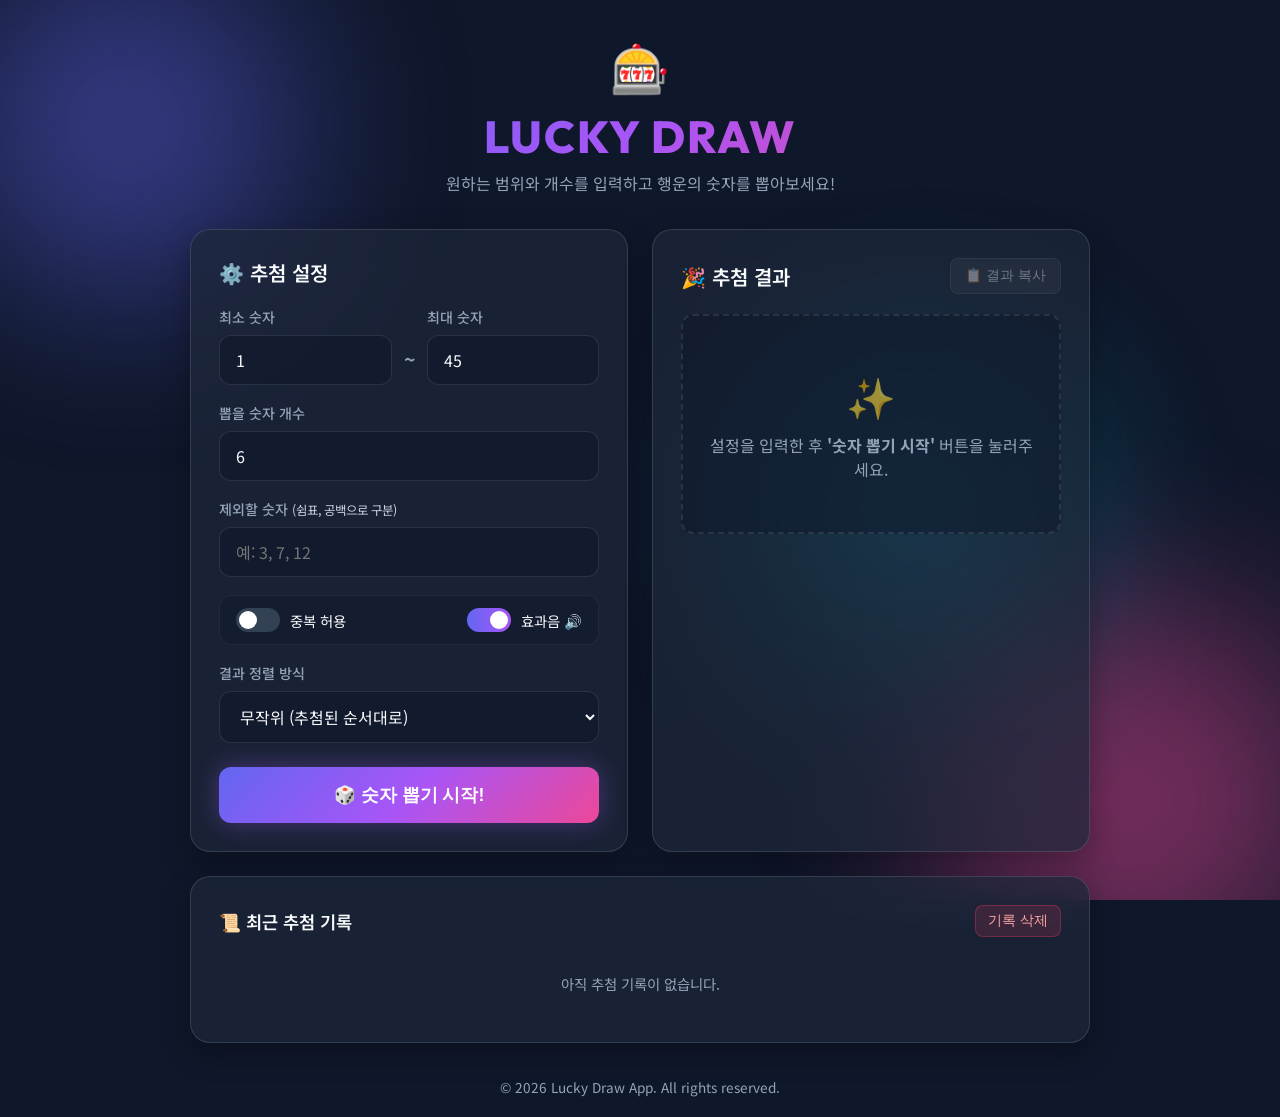
<file: index.html>
<!DOCTYPE html>
<html lang="ko">
<head>
    <meta charset="UTF-8">
    <meta name="viewport" content="width=device-width, initial-scale=1.0">
    <meta name="description" content="원하는 범위와 개수를 지정하여 무작위 숫자를 추첨하는 화려한 고성능 웹 서비스입니다.">
    <title>럭키 드로우 - 무작위 숫자 뽑기</title>
    <!-- 구글 폰트 적용 (Outfit, Noto Sans KR) -->
    <link rel="preconnect" href="https://fonts.googleapis.com">
    <link rel="preconnect" href="https://fonts.gstatic.com" crossorigin>
    <link href="https://fonts.googleapis.com/css2?family=Noto+Sans+KR:wght@300;400;600;800&family=Outfit:wght@400;600;800&display=swap" rel="stylesheet">
    <!-- 스타일시트 연결 -->
    <link rel="stylesheet" href="style.css">
</head>
<body>
    <div class="background-globes">
        <!-- 배경의 은은한 네온 애니메이션 구체들 -->
        <div class="globe globe-1"></div>
        <div class="globe globe-2"></div>
        <div class="globe globe-3"></div>
    </div>

    <div class="app-container">
        <!-- 헤더 영역 -->
        <header class="app-header">
            <div class="logo-icon">🎰</div>
            <h1 class="app-title">LUCKY DRAW</h1>
            <p class="app-subtitle">원하는 범위와 개수를 입력하고 행운의 숫자를 뽑아보세요!</p>
        </header>

        <!-- 메인 콘텐츠 영역 -->
        <main class="main-content">
            <!-- 설정 카드 패널 -->
            <section class="card config-card">
                <h2 class="card-title">⚙️ 추첨 설정</h2>

                <form id="drawForm" onsubmit="return false;">
                    <!-- 범위 입력 (최소값 ~ 최대값) -->
                    <div class="input-group-row">
                        <div class="input-field">
                            <label for="minNum">최소 숫자</label>
                            <input type="number" id="minNum" value="1" placeholder="예: 1" required>
                        </div>
                        <div class="range-separator">~</div>
                        <div class="input-field">
                            <label for="maxNum">최대 숫자</label>
                            <input type="number" id="maxNum" value="45" placeholder="예: 45" required>
                        </div>
                    </div>

                    <!-- 뽑을 개수 입력 -->
                    <div class="input-field margin-top">
                        <label for="countNum">뽑을 숫자 개수</label>
                        <input type="number" id="countNum" value="6" min="1" placeholder="예: 6" required>
                    </div>

                    <!-- 제외할 숫자 입력 (신규 추가) -->
                    <div class="input-field margin-top">
                        <label for="excludeNums">
                            제외할 숫자 <span class="label-tip">(쉼표, 공백으로 구분)</span>
                        </label>
                        <input type="text" id="excludeNums" placeholder="예: 3, 7, 12">
                    </div>

                    <!-- 추가 옵션 설정 -->
                    <div class="options-grid margin-top">
                        <!-- 중복 허용 여부 -->
                        <div class="option-item">
                            <label class="toggle-switch">
                                <input type="checkbox" id="allowDuplicates">
                                <span class="slider"></span>
                            </label>
                            <span class="option-label">중복 허용</span>
                        </div>

                        <!-- 효과음 켜기/끄기 -->
                        <div class="option-item">
                            <label class="toggle-switch">
                                <input type="checkbox" id="soundToggle" checked>
                                <span class="slider"></span>
                            </label>
                            <span class="option-label">효과음 🔊</span>
                        </div>
                    </div>

                    <!-- 정렬 옵션 -->
                    <div class="input-field margin-top">
                        <label for="sortOrder">결과 정렬 방식</label>
                        <select id="sortOrder">
                            <option value="none">무작위 (추첨된 순서대로)</option>
                            <option value="asc">오름차순 (작은 숫자부터)</option>
                            <option value="desc">내림차순 (큰 숫자부터)</option>
                        </select>
                    </div>

                    <!-- 추첨 버튼 -->
                    <button type="button" id="drawBtn" class="primary-btn">
                        <span class="btn-text">🎲 숫자 뽑기 시작!</span>
                    </button>
                </form>
            </section>

            <!-- 결과 및 디스플레이 카드 패널 -->
            <section class="card result-card">
                <div class="result-header">
                    <h2 class="card-title">🎉 추첨 결과</h2>
                    <button id="copyBtn" class="secondary-btn small-btn" disabled>
                        📋 결과 복사
                    </button>
                </div>

                <!-- 숫자가 등장할 디스플레이 공간 -->
                <div id="resultDisplay" class="result-display">
                    <div class="placeholder-text">
                        <span class="placeholder-icon">✨</span>
                        <p>설정을 입력한 후 <strong>'숫자 뽑기 시작'</strong> 버튼을 눌러주세요.</p>
                    </div>
                </div>
            </section>
        </main>

        <!-- 히스토리 영역 -->
        <section class="card history-card">
            <div class="history-header">
                <h3 class="history-title">📜 최근 추첨 기록</h3>
                <button id="clearHistoryBtn" class="danger-btn small-btn">기록 삭제</button>
            </div>
            <ul id="historyList" class="history-list">
                <li class="empty-history">아직 추첨 기록이 없습니다.</li>
            </ul>
        </section>

        <!-- 푸터 -->
        <footer class="app-footer">
            <p>© 2026 Lucky Draw App. All rights reserved.</p>
        </footer>
    </div>

    <!-- 자바스크립트 연결 -->
    <script src="app.js"></script>
</body>
</html>
</file>
<file: style.css>
/* ==========================================================================
   [글로벌 스타일 및 변수 정의]
   비브런트 다크 모드 & 글래스모피즘(Glassmorphism) 스타일시트
   ========================================================================== */

:root {
    /* 색상 테마 변수 */
    --bg-dark: #0f172a;
    --card-bg: rgba(30, 41, 59, 0.7);
    --card-border: rgba(255, 255, 255, 0.12);
    
    --primary-gradient: linear-gradient(135deg, #6366f1 0%, #a855f7 50%, #ec4899 100%);
    --primary-hover: linear-gradient(135deg, #4f46e5 0%, #9333ea 50%, #db2777 100%);
    
    --accent-cyan: #06b6d4;
    --accent-emerald: #10b981;
    --accent-amber: #f59e0b;
    --accent-rose: #f43f5e;
    
    --text-main: #f8fafc;
    --text-muted: #94a3b8;
    
    --radius-lg: 20px;
    --radius-md: 12px;
    --radius-sm: 8px;
    
    --shadow-glow: 0 0 25px rgba(168, 85, 247, 0.35);
    --transition-fast: 0.2s cubic-bezier(0.4, 0, 0.2, 1);
    --transition-bounce: 0.5s cubic-bezier(0.34, 1.56, 0.64, 1);
}

/* 기본 리셋 */
* {
    margin: 0;
    padding: 0;
    box-sizing: border-box;
}

body {
    font-family: 'Noto Sans KR', 'Outfit', sans-serif;
    background-color: var(--bg-dark);
    color: var(--text-main);
    min-height: 100vh;
    display: flex;
    justify-content: center;
    align-items: center;
    position: relative;
    overflow-x: hidden;
    padding: 20px;
}

/* 배경 오로라 구체 애니메이션 */
.background-globes {
    position: fixed;
    top: 0;
    left: 0;
    width: 100vw;
    height: 100vh;
    z-index: -1;
    overflow: hidden;
    pointer-events: none;
}

.globe {
    position: absolute;
    border-radius: 50%;
    filter: blur(90px);
    opacity: 0.45;
    animation: floatGlobe 12s infinite alternate ease-in-out;
}

.globe-1 {
    width: 350px;
    height: 350px;
    background: #6366f1;
    top: -50px;
    left: -50px;
}

.globe-2 {
    width: 400px;
    height: 400px;
    background: #ec4899;
    bottom: -100px;
    right: -50px;
    animation-delay: -4s;
}

.globe-3 {
    width: 300px;
    height: 300px;
    background: #06b6d4;
    top: 40%;
    left: 60%;
    animation-delay: -8s;
}

@keyframes floatGlobe {
    0% { transform: translate(0, 0) scale(1); }
    100% { transform: translate(60px, 40px) scale(1.15); }
}

/* 메인 레이아웃 컨테이너 */
.app-container {
    width: 100%;
    max-width: 900px;
    display: flex;
    flex-direction: column;
    gap: 24px;
}

/* 헤더 스타일 */
.app-header {
    text-align: center;
    padding: 10px 0;
}

.logo-icon {
    font-size: 3rem;
    margin-bottom: 8px;
    display: inline-block;
    animation: pulse 2s infinite ease-in-out;
}

@keyframes pulse {
    0%, 100% { transform: scale(1); }
    50% { transform: scale(1.1); }
}

.app-title {
    font-family: 'Outfit', sans-serif;
    font-size: 2.8rem;
    font-weight: 800;
    background: var(--primary-gradient);
    -webkit-background-clip: text;
    -webkit-text-fill-color: transparent;
    letter-spacing: 2px;
}

.app-subtitle {
    color: var(--text-muted);
    font-size: 1rem;
    margin-top: 6px;
}

/* 글래스모피즘 카드 디자인 */
.card {
    background: var(--card-bg);
    backdrop-filter: blur(16px);
    -webkit-backdrop-filter: blur(16px);
    border: 1px solid var(--card-border);
    border-radius: var(--radius-lg);
    padding: 28px;
    box-shadow: 0 10px 30px rgba(0, 0, 0, 0.3);
}

/* 메인 2열 그리드 배치 */
.main-content {
    display: grid;
    grid-template-columns: 1fr 1fr;
    gap: 24px;
}

@media (max-width: 768px) {
    .main-content {
        grid-template-columns: 1fr;
    }
}

.card-title {
    font-size: 1.25rem;
    font-weight: 600;
    margin-bottom: 20px;
    color: var(--text-main);
}

/* 입력 폼 요소 스타일 */
.input-group-row {
    display: flex;
    align-items: flex-end;
    gap: 12px;
}

.range-separator {
    color: var(--text-muted);
    font-size: 1.2rem;
    font-weight: bold;
    padding-bottom: 12px;
}

.input-field {
    display: flex;
    flex-direction: column;
    gap: 8px;
    flex: 1;
}

.margin-top {
    margin-top: 18px;
}

label {
    font-size: 0.88rem;
    color: var(--text-muted);
    font-weight: 500;
}

.label-tip {
    font-size: 0.78rem;
    color: #cbd5e1;
    font-weight: normal;
}

input[type="number"], input[type="text"], select {
    width: 100%;
    padding: 12px 16px;
    background: rgba(15, 23, 42, 0.6);
    border: 1px solid rgba(255, 255, 255, 0.1);
    border-radius: var(--radius-md);
    color: var(--text-main);
    font-size: 1rem;
    font-family: inherit;
    outline: none;
    transition: var(--transition-fast);
}

input[type="number"]:focus, input[type="text"]:focus, select:focus {
    border-color: #a855f7;
    box-shadow: 0 0 12px rgba(168, 85, 247, 0.4);
}

/* 옵션 그리드 & 토글 스위치 */
.options-grid {
    display: flex;
    justify-content: space-between;
    align-items: center;
    background: rgba(15, 23, 42, 0.4);
    padding: 12px 16px;
    border-radius: var(--radius-md);
    border: 1px solid rgba(255, 255, 255, 0.05);
}

.option-item {
    display: flex;
    align-items: center;
    gap: 10px;
}

.option-label {
    font-size: 0.9rem;
    color: var(--text-main);
}

/* 스위치 스타일 */
.toggle-switch {
    position: relative;
    display: inline-block;
    width: 44px;
    height: 24px;
}

.toggle-switch input {
    opacity: 0;
    width: 0;
    height: 0;
}

.slider {
    position: absolute;
    cursor: pointer;
    top: 0; left: 0; right: 0; bottom: 0;
    background-color: #334155;
    transition: var(--transition-fast);
    border-radius: 24px;
}

.slider:before {
    position: absolute;
    content: "";
    height: 18px;
    width: 18px;
    left: 3px;
    bottom: 3px;
    background-color: white;
    transition: var(--transition-fast);
    border-radius: 50%;
}

input:checked + .slider {
    background: linear-gradient(90deg, #6366f1, #a855f7);
}

input:checked + .slider:before {
    transform: translateX(20px);
}

/* 버튼 스타일 */
.primary-btn {
    width: 100%;
    margin-top: 24px;
    padding: 16px;
    border: none;
    border-radius: var(--radius-md);
    background: var(--primary-gradient);
    color: white;
    font-size: 1.1rem;
    font-weight: 700;
    cursor: pointer;
    transition: var(--transition-fast);
    box-shadow: var(--shadow-glow);
}

.primary-btn:hover {
    transform: translateY(-2px);
    box-shadow: 0 0 35px rgba(168, 85, 247, 0.6);
}

.primary-btn:active {
    transform: translateY(0);
}

.secondary-btn {
    background: rgba(255, 255, 255, 0.1);
    border: 1px solid rgba(255, 255, 255, 0.15);
    color: var(--text-main);
    padding: 8px 14px;
    border-radius: var(--radius-sm);
    cursor: pointer;
    font-size: 0.85rem;
    transition: var(--transition-fast);
}

.secondary-btn:hover:not(:disabled) {
    background: rgba(255, 255, 255, 0.2);
}

.secondary-btn:disabled {
    opacity: 0.4;
    cursor: not-allowed;
}

.danger-btn {
    background: rgba(244, 63, 94, 0.15);
    border: 1px solid rgba(244, 63, 94, 0.3);
    color: #fca5a5;
    padding: 6px 12px;
    border-radius: var(--radius-sm);
    cursor: pointer;
    font-size: 0.85rem;
    transition: var(--transition-fast);
}

.danger-btn:hover {
    background: rgba(244, 63, 94, 0.3);
}

/* 결과 패널 헤더 */
.result-header {
    display: flex;
    justify-content: space-between;
    align-items: center;
    margin-bottom: 20px;
}

.result-header .card-title {
    margin-bottom: 0;
}

/* 결과 숫자 볼(Ball) 디스플레이 영역 */
.result-display {
    min-height: 220px;
    background: rgba(15, 23, 42, 0.5);
    border: 2px dashed rgba(255, 255, 255, 0.1);
    border-radius: var(--radius-md);
    padding: 20px;
    display: flex;
    flex-wrap: wrap;
    justify-content: center;
    align-items: center;
    align-content: center;
    gap: 14px;
    position: relative;
    overflow: hidden;
}

.placeholder-text {
    text-align: center;
    color: var(--text-muted);
}

.placeholder-icon {
    font-size: 2.5rem;
    display: block;
    margin-bottom: 8px;
    opacity: 0.6;
}

/* 추첨 결과 숫자 볼 스타일 */
.number-ball {
    width: 60px;
    height: 60px;
    border-radius: 50%;
    display: flex;
    justify-content: center;
    align-items: center;
    font-family: 'Outfit', sans-serif;
    font-size: 1.5rem;
    font-weight: 800;
    color: white;
    box-shadow: 0 8px 16px rgba(0, 0, 0, 0.4);
    animation: ballAppear 0.5s var(--transition-bounce) forwards;
    transform: scale(0);
}

@keyframes ballAppear {
    0% {
        transform: scale(0) rotate(-180deg);
        opacity: 0;
    }
    100% {
        transform: scale(1) rotate(0deg);
        opacity: 1;
    }
}

/* 볼 색상 테마 패턴 */
.ball-theme-0 { background: linear-gradient(135deg, #f59e0b, #d97706); }
.ball-theme-1 { background: linear-gradient(135deg, #3b82f6, #1d4ed8); }
.ball-theme-2 { background: linear-gradient(135deg, #ef4444, #b91c1c); }
.ball-theme-3 { background: linear-gradient(135deg, #10b981, #047857); }
.ball-theme-4 { background: linear-gradient(135deg, #a855f7, #6b21a8); }

/* 추첨 히스토리 리스트 */
.history-header {
    display: flex;
    justify-content: space-between;
    align-items: center;
    margin-bottom: 16px;
}

.history-title {
    font-size: 1.1rem;
    font-weight: 600;
}

.history-list {
    list-style: none;
    max-height: 200px;
    overflow-y: auto;
    display: flex;
    flex-direction: column;
    gap: 10px;
}

.history-item {
    background: rgba(15, 23, 42, 0.4);
    padding: 12px 16px;
    border-radius: var(--radius-md);
    border: 1px solid rgba(255, 255, 255, 0.05);
    display: flex;
    justify-content: space-between;
    align-items: center;
    font-size: 0.95rem;
}

.history-time {
    font-size: 0.8rem;
    color: var(--text-muted);
}

.history-numbers {
    font-family: 'Outfit', sans-serif;
    font-weight: 600;
    color: var(--accent-cyan);
    letter-spacing: 1px;
}

.empty-history {
    text-align: center;
    color: var(--text-muted);
    padding: 20px 0;
    font-size: 0.9rem;
}

/* 푸터 */
.app-footer {
    text-align: center;
    color: var(--text-muted);
    font-size: 0.85rem;
    margin-top: 10px;
}
</file>
